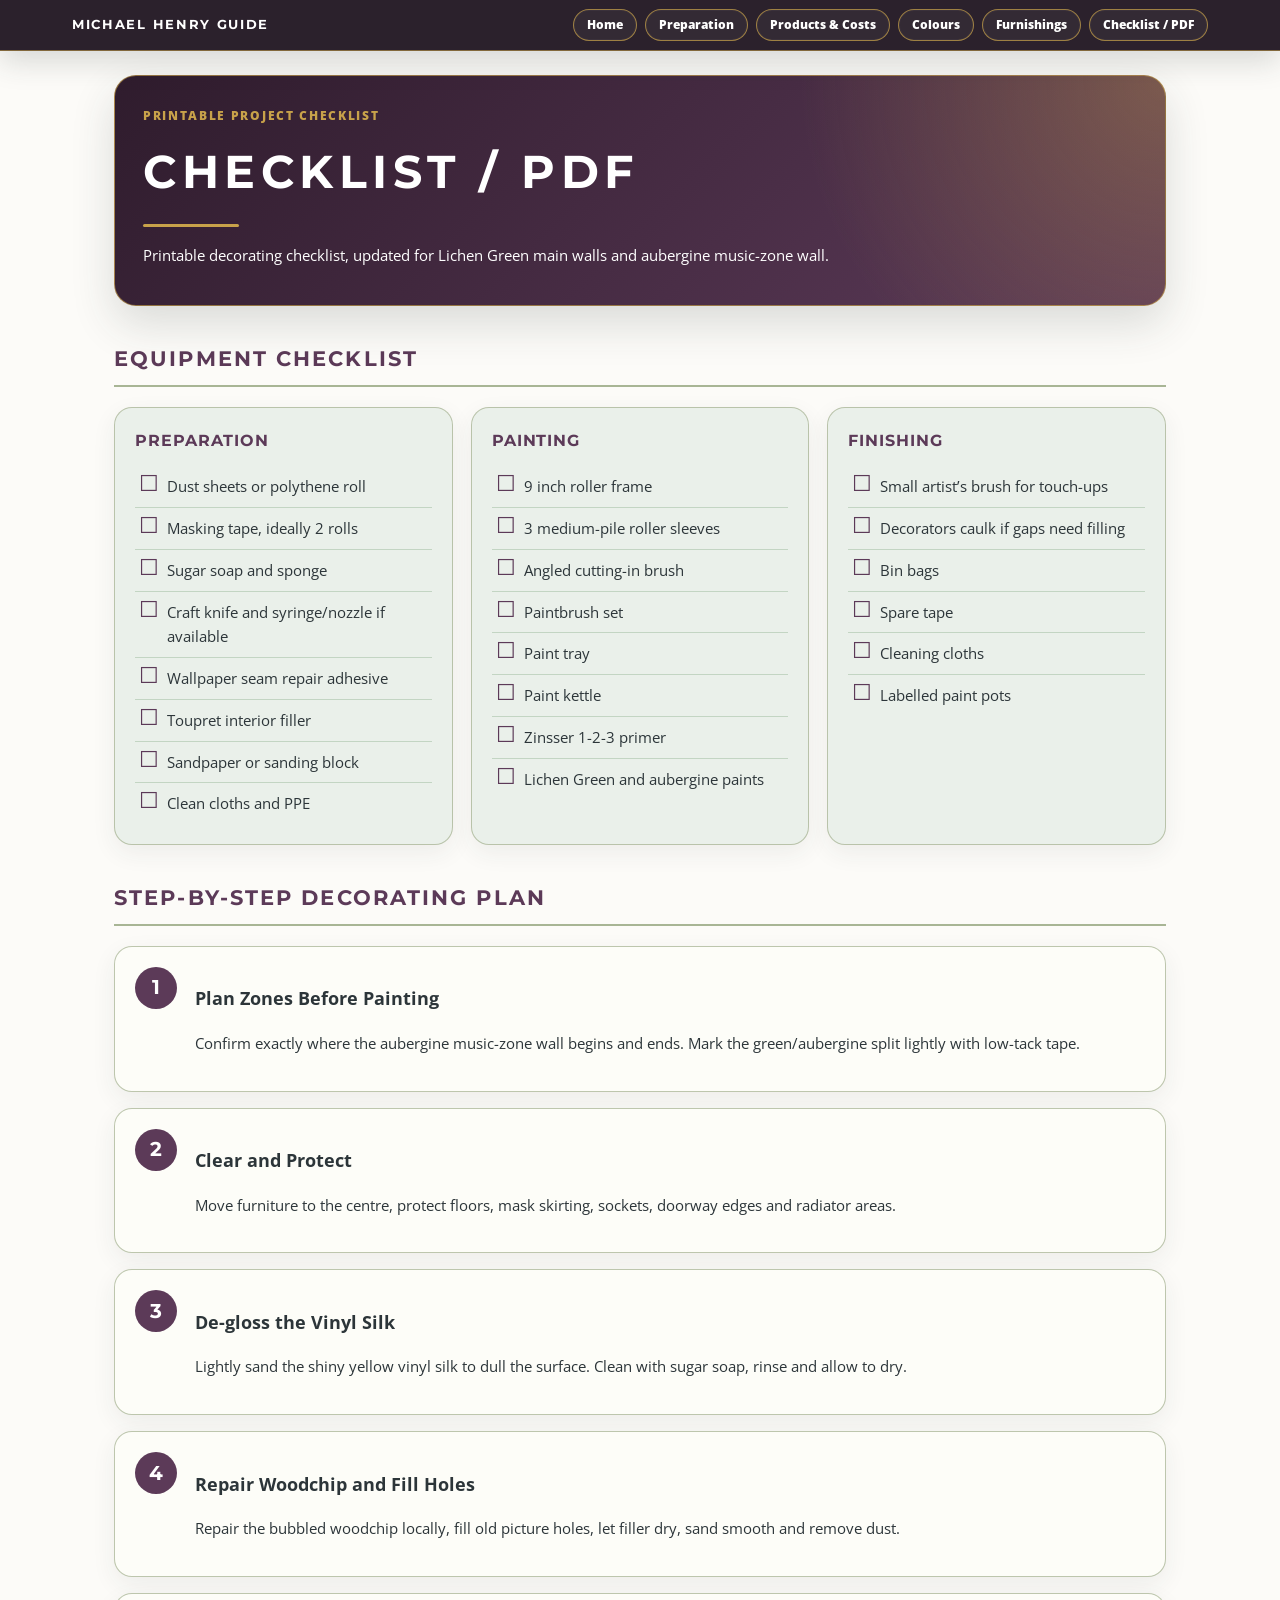
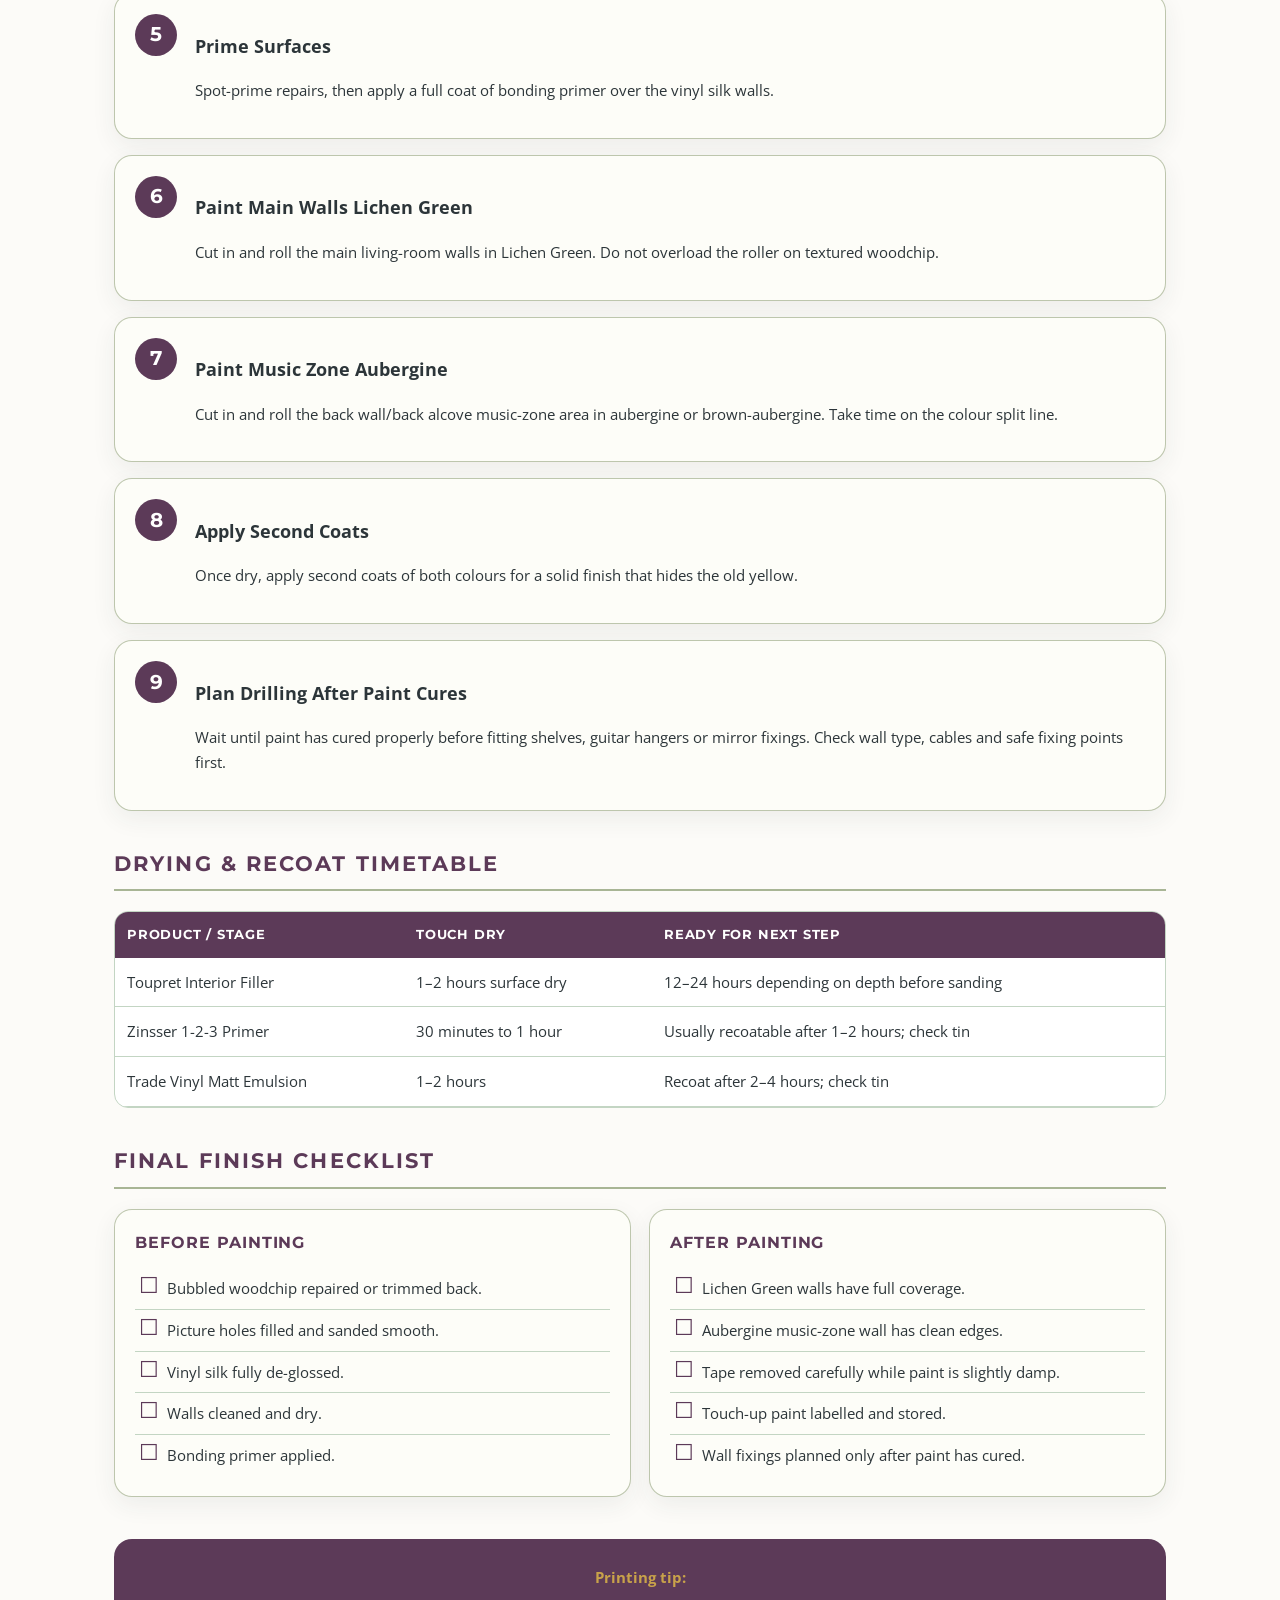
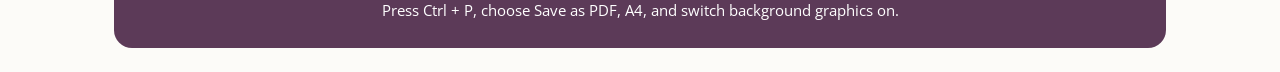
<file: checklist.html>
<!DOCTYPE html>
<html lang="en-GB">
<head>
<meta charset="UTF-8">
<meta name="viewport" content="width=device-width, initial-scale=1.0">
<title>Checklist | Michael Henry Decorating Guide</title>
<link href="https://fonts.googleapis.com/css2?family=Montserrat:wght@600;700&family=Open+Sans:wght@400;600;700&display=swap" rel="stylesheet">
<link rel="stylesheet" href="styles.css?v=20260907-0110">
</head>
<body>
<nav class="site-nav"><div class="nav-inner"><a class="brand" href="index.html">Michael Henry Guide</a><div class="nav-links"><a href="index.html">Home</a><a href="preparation.html">Preparation</a><a href="products.html">Products &amp; Costs</a><a href="colours.html">Colours</a><a href="furnishings.html">Furnishings</a><a href="checklist.html">Checklist / PDF</a></div></div></nav>
<main class="guide">
<header class="header chic-header"><p class="eyebrow">Printable project checklist</p><h1>Checklist / PDF</h1><div class="gold-rule"></div><p>Printable decorating checklist, updated for Lichen Green main walls and aubergine music-zone wall.</p></header>
<section class="section"><h2>Equipment Checklist</h2><div class="grid-3"><div class="card green"><h3>Preparation</h3><ul class="checklist"><li>Dust sheets or polythene roll</li><li>Masking tape, ideally 2 rolls</li><li>Sugar soap and sponge</li><li>Craft knife and syringe/nozzle if available</li><li>Wallpaper seam repair adhesive</li><li>Toupret interior filler</li><li>Sandpaper or sanding block</li><li>Clean cloths and PPE</li></ul></div><div class="card green"><h3>Painting</h3><ul class="checklist"><li>9 inch roller frame</li><li>3 medium-pile roller sleeves</li><li>Angled cutting-in brush</li><li>Paintbrush set</li><li>Paint tray</li><li>Paint kettle</li><li>Zinsser 1-2-3 primer</li><li>Lichen Green and aubergine paints</li></ul></div><div class="card green"><h3>Finishing</h3><ul class="checklist"><li>Small artist’s brush for touch-ups</li><li>Decorators caulk if gaps need filling</li><li>Bin bags</li><li>Spare tape</li><li>Cleaning cloths</li><li>Labelled paint pots</li></ul></div></div></section>
<section class="section"><h2>Step-by-Step Decorating Plan</h2><div class="step-card"><div class="step-number">1</div><div><h3>Plan Zones Before Painting</h3><p>Confirm exactly where the aubergine music-zone wall begins and ends. Mark the green/aubergine split lightly with low-tack tape.</p></div></div><div class="step-card"><div class="step-number">2</div><div><h3>Clear and Protect</h3><p>Move furniture to the centre, protect floors, mask skirting, sockets, doorway edges and radiator areas.</p></div></div><div class="step-card"><div class="step-number">3</div><div><h3>De-gloss the Vinyl Silk</h3><p>Lightly sand the shiny yellow vinyl silk to dull the surface. Clean with sugar soap, rinse and allow to dry.</p></div></div><div class="step-card"><div class="step-number">4</div><div><h3>Repair Woodchip and Fill Holes</h3><p>Repair the bubbled woodchip locally, fill old picture holes, let filler dry, sand smooth and remove dust.</p></div></div><div class="step-card"><div class="step-number">5</div><div><h3>Prime Surfaces</h3><p>Spot-prime repairs, then apply a full coat of bonding primer over the vinyl silk walls.</p></div></div><div class="step-card"><div class="step-number">6</div><div><h3>Paint Main Walls Lichen Green</h3><p>Cut in and roll the main living-room walls in Lichen Green. Do not overload the roller on textured woodchip.</p></div></div><div class="step-card"><div class="step-number">7</div><div><h3>Paint Music Zone Aubergine</h3><p>Cut in and roll the back wall/back alcove music-zone area in aubergine or brown-aubergine. Take time on the colour split line.</p></div></div><div class="step-card"><div class="step-number">8</div><div><h3>Apply Second Coats</h3><p>Once dry, apply second coats of both colours for a solid finish that hides the old yellow.</p></div></div><div class="step-card"><div class="step-number">9</div><div><h3>Plan Drilling After Paint Cures</h3><p>Wait until paint has cured properly before fitting shelves, guitar hangers or mirror fixings. Check wall type, cables and safe fixing points first.</p></div></div></section>
<section class="section"><h2>Drying &amp; Recoat Timetable</h2><div class="table-container"><table><thead><tr><th>Product / Stage</th><th>Touch Dry</th><th>Ready for Next Step</th></tr></thead><tbody><tr><td data-label="Stage">Toupret Interior Filler</td><td data-label="Touch Dry">1–2 hours surface dry</td><td data-label="Ready">12–24 hours depending on depth before sanding</td></tr><tr><td data-label="Stage">Zinsser 1-2-3 Primer</td><td data-label="Touch Dry">30 minutes to 1 hour</td><td data-label="Ready">Usually recoatable after 1–2 hours; check tin</td></tr><tr><td data-label="Stage">Trade Vinyl Matt Emulsion</td><td data-label="Touch Dry">1–2 hours</td><td data-label="Ready">Recoat after 2–4 hours; check tin</td></tr></tbody></table></div></section>
<section class="section"><h2>Final Finish Checklist</h2><div class="grid"><div class="card"><h3>Before Painting</h3><ul class="checklist"><li>Bubbled woodchip repaired or trimmed back.</li><li>Picture holes filled and sanded smooth.</li><li>Vinyl silk fully de-glossed.</li><li>Walls cleaned and dry.</li><li>Bonding primer applied.</li></ul></div><div class="card"><h3>After Painting</h3><ul class="checklist"><li>Lichen Green walls have full coverage.</li><li>Aubergine music-zone wall has clean edges.</li><li>Tape removed carefully while paint is slightly damp.</li><li>Touch-up paint labelled and stored.</li><li>Wall fixings planned only after paint has cured.</li></ul></div></div></section>
<footer class="footer"><strong>Printing tip:</strong> Press Ctrl + P, choose Save as PDF, A4, and switch background graphics on.</footer>
</main>
</body>
</html>
</file>
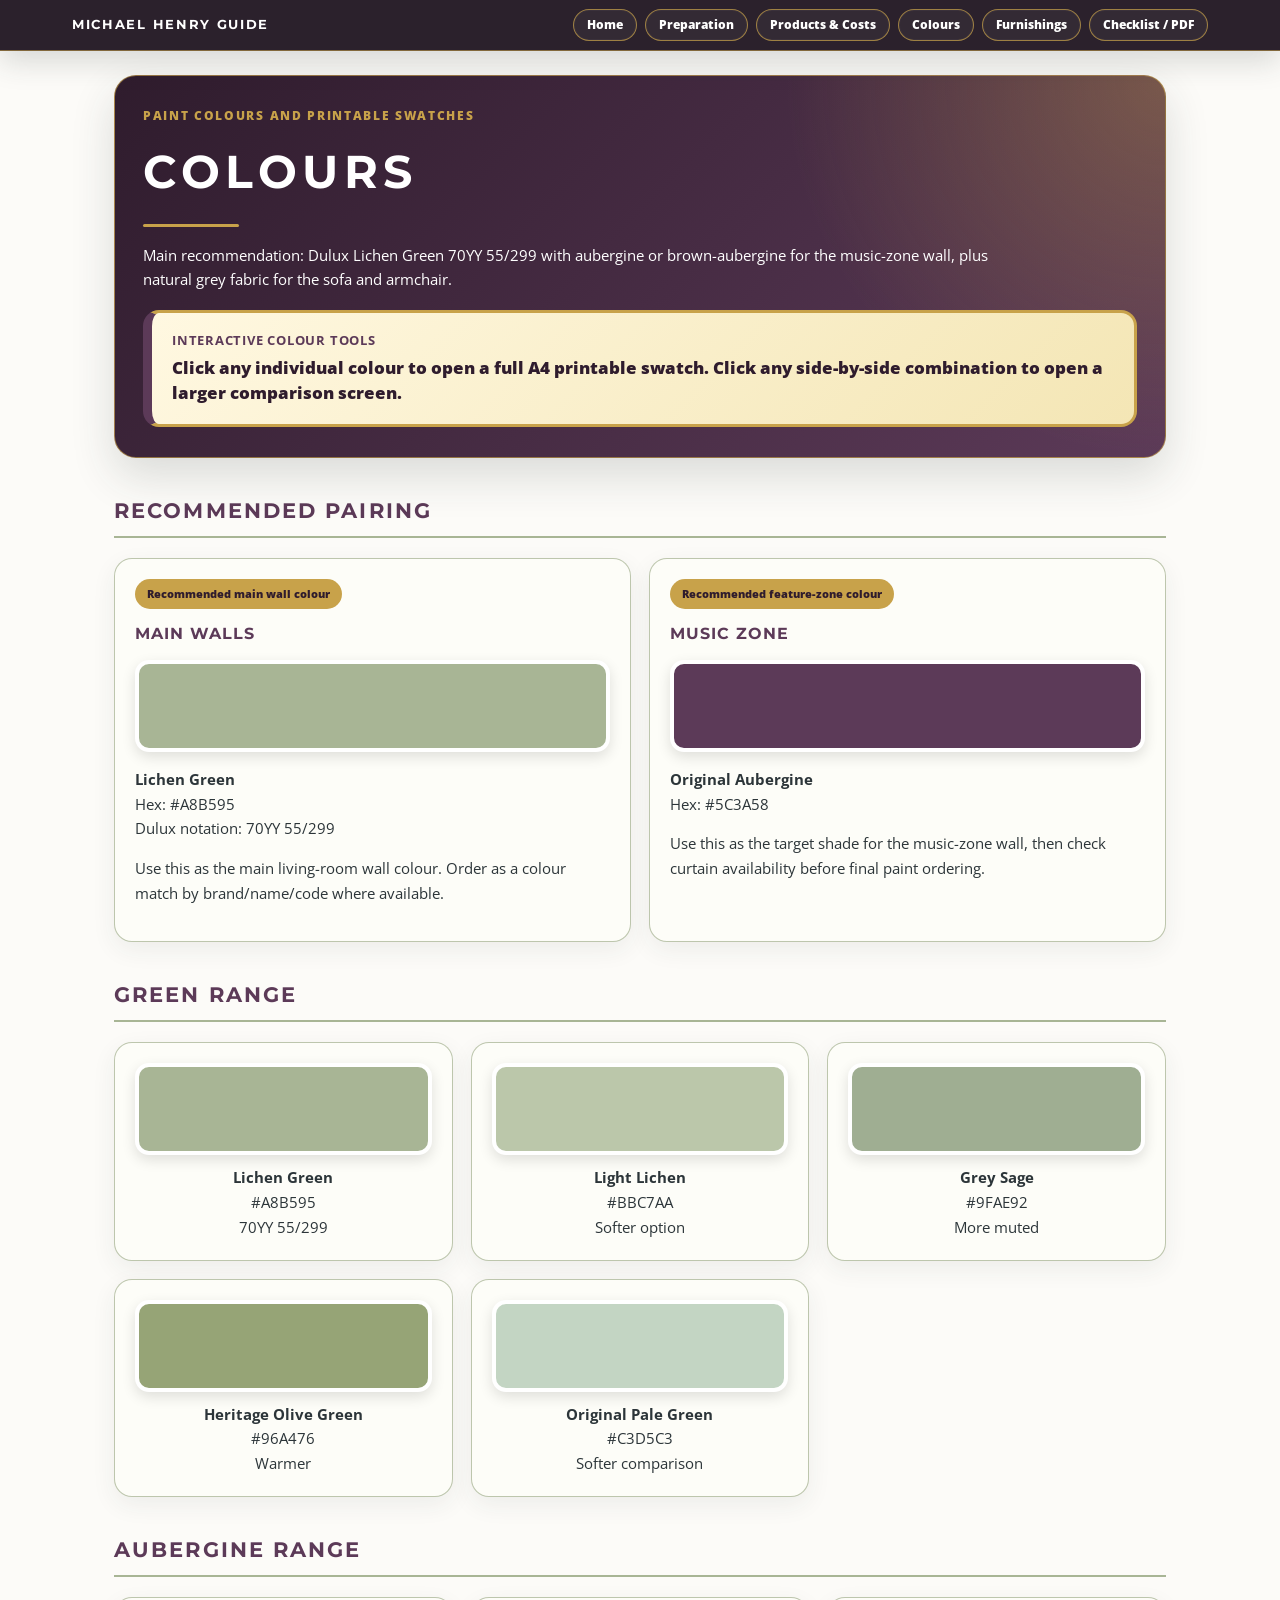
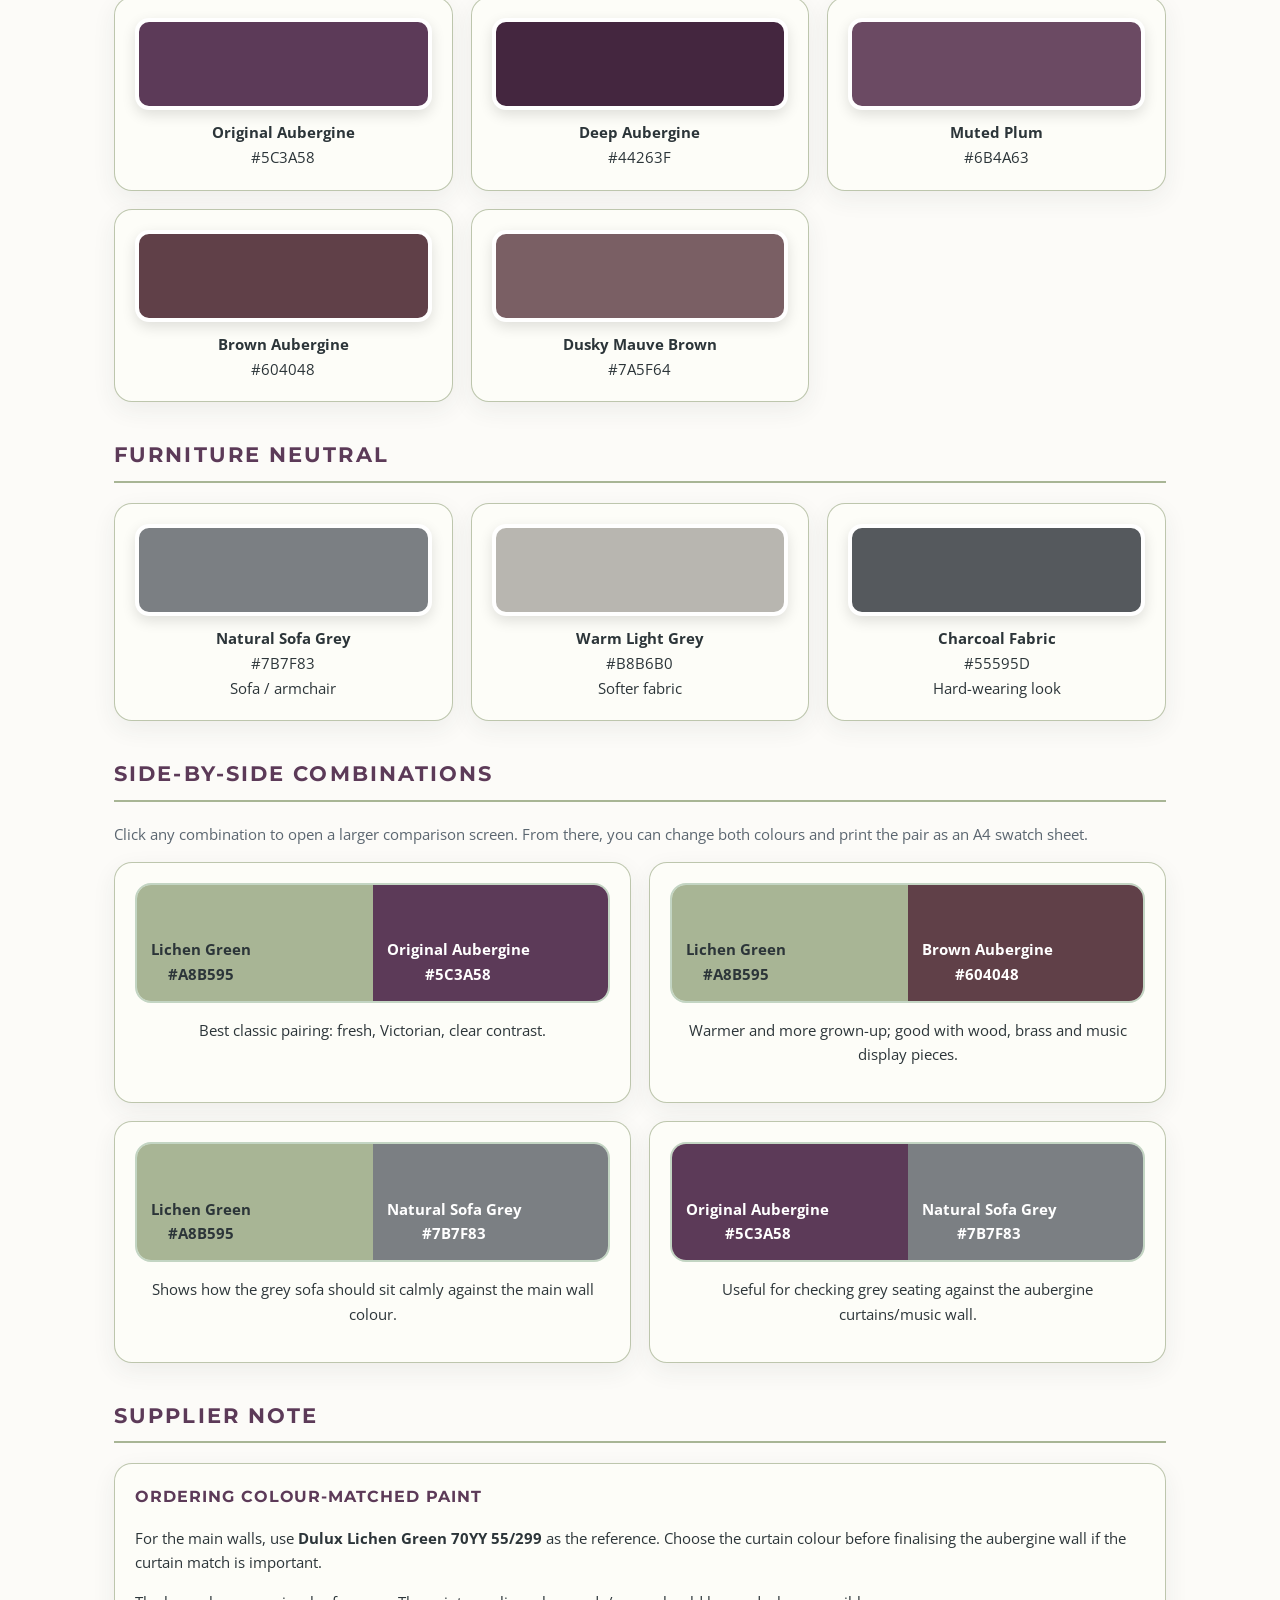
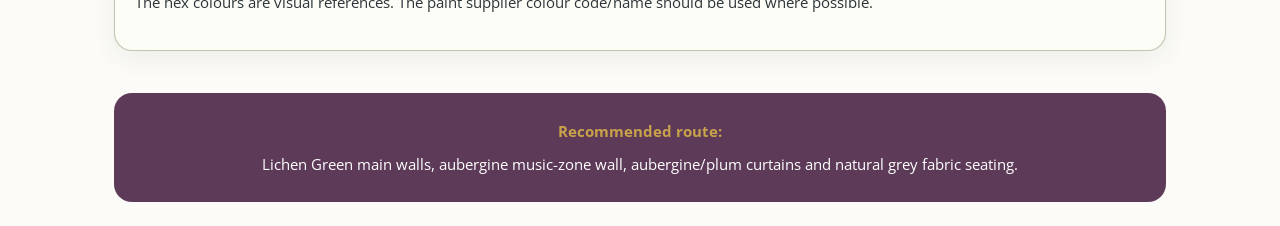
<file: colours.html>
<!DOCTYPE html>
<html lang="en-GB">
<head>
<meta charset="UTF-8">
<meta name="viewport" content="width=device-width, initial-scale=1.0">
<title>Colours | Michael Henry Decorating Guide</title>
<link href="https://fonts.googleapis.com/css2?family=Montserrat:wght@600;700&family=Open+Sans:wght@400;600;700&display=swap" rel="stylesheet">
<link rel="stylesheet" href="styles.css?v=20260907-0110">
</head>
<body>
<nav class="site-nav"><div class="nav-inner"><a class="brand" href="index.html">Michael Henry Guide</a><div class="nav-links"><a href="index.html">Home</a><a href="preparation.html">Preparation</a><a href="products.html">Products &amp; Costs</a><a href="colours.html">Colours</a><a href="furnishings.html">Furnishings</a><a href="checklist.html">Checklist / PDF</a></div></div></nav>
<main class="guide">
<header class="header chic-header"><p class="eyebrow">Paint colours and printable swatches</p><h1>Colours</h1><div class="gold-rule"></div><p>Main recommendation: Dulux Lichen Green 70YY 55/299 with aubergine or brown-aubergine for the music-zone wall, plus natural grey fabric for the sofa and armchair.</p><div class="colour-instruction-banner"><span>Interactive colour tools</span>Click any individual colour to open a full A4 printable swatch. Click any side-by-side combination to open a larger comparison screen.</div></header>
<section class="section"><h2>Recommended Pairing</h2><div class="grid"><div class="card"><span class="recommended-badge">Recommended main wall colour</span><h3>Main Walls</h3><div class="swatch-colour" style="background:#A8B595;" onclick="openSingleSwatch('Lichen Green', '#A8B595', 'Dulux 70YY 55/299', 'Recommended for the main living-room walls.')"></div><p><strong>Lichen Green</strong><br>Hex: #A8B595<br>Dulux notation: 70YY 55/299</p><p>Use this as the main living-room wall colour. Order as a colour match by brand/name/code where available.</p></div><div class="card"><span class="recommended-badge">Recommended feature-zone colour</span><h3>Music Zone</h3><div class="swatch-colour" style="background:#5C3A58;" onclick="openSingleSwatch('Original Aubergine', '#5C3A58', 'Visual colour reference', 'Recommended for the back wall/back alcove music-zone feature area.')"></div><p><strong>Original Aubergine</strong><br>Hex: #5C3A58</p><p>Use this as the target shade for the music-zone wall, then check curtain availability before final paint ordering.</p></div></div></section>
<section class="section"><h2>Green Range</h2><div class="swatch-grid"><div class="swatch-card" onclick="openSingleSwatch('Lichen Green', '#A8B595', 'Dulux 70YY 55/299', 'Best main-wall choice Michael liked.')"><div class="swatch-colour" style="background:#A8B595;"></div><strong>Lichen Green</strong><br>#A8B595<br>70YY 55/299</div><div class="swatch-card" onclick="openSingleSwatch('Light Lichen', '#BBC7AA', 'Visual reference', 'Softer, lighter option around the Lichen Green family.')"><div class="swatch-colour" style="background:#BBC7AA;"></div><strong>Light Lichen</strong><br>#BBC7AA<br>Softer option</div><div class="swatch-card" onclick="openSingleSwatch('Grey Sage', '#9FAE92', 'Visual reference', 'Slightly greyer, calmer sage option.')"><div class="swatch-colour" style="background:#9FAE92;"></div><strong>Grey Sage</strong><br>#9FAE92<br>More muted</div><div class="swatch-card" onclick="openSingleSwatch('Heritage Olive Green', '#96A476', 'Visual reference', 'Warmer muted heritage green option.')"><div class="swatch-colour" style="background:#96A476;"></div><strong>Heritage Olive Green</strong><br>#96A476<br>Warmer</div><div class="swatch-card" onclick="openSingleSwatch('Original Pale Green', '#C3D5C3', 'Original guide colour', 'Softer comparison option from the earlier guide.')"><div class="swatch-colour" style="background:#C3D5C3;"></div><strong>Original Pale Green</strong><br>#C3D5C3<br>Softer comparison</div></div></section>
<section class="section"><h2>Aubergine Range</h2><div class="swatch-grid"><div class="swatch-card" onclick="openSingleSwatch('Original Aubergine', '#5C3A58', 'Visual colour reference', 'Classic aubergine for the music-zone feature wall.')"><div class="swatch-colour" style="background:#5C3A58;"></div><strong>Original Aubergine</strong><br>#5C3A58</div><div class="swatch-card" onclick="openSingleSwatch('Deep Aubergine', '#44263F', 'Visual colour reference', 'Darker and moodier aubergine option.')"><div class="swatch-colour" style="background:#44263F;"></div><strong>Deep Aubergine</strong><br>#44263F</div><div class="swatch-card" onclick="openSingleSwatch('Muted Plum', '#6B4A63', 'Visual colour reference', 'Softer plum option with less depth.')"><div class="swatch-colour" style="background:#6B4A63;"></div><strong>Muted Plum</strong><br>#6B4A63</div><div class="swatch-card" onclick="openSingleSwatch('Brown Aubergine', '#604048', 'Visual colour reference', 'Warmer brown-purple option for a cosier music zone.')"><div class="swatch-colour" style="background:#604048;"></div><strong>Brown Aubergine</strong><br>#604048</div><div class="swatch-card" onclick="openSingleSwatch('Dusky Mauve Brown', '#7A5F64', 'Visual colour reference', 'Softer dusky mauve-brown alternative.')"><div class="swatch-colour" style="background:#7A5F64;"></div><strong>Dusky Mauve Brown</strong><br>#7A5F64</div></div></section>
<section class="section"><h2>Furniture Neutral</h2><div class="swatch-grid"><div class="swatch-card" onclick="openSingleSwatch('Natural Sofa Grey', '#7B7F83', 'Fabric reference', 'Suggested grey fabric direction for the compact sofa and armchair.')"><div class="swatch-colour" style="background:#7B7F83;"></div><strong>Natural Sofa Grey</strong><br>#7B7F83<br>Sofa / armchair</div><div class="swatch-card" onclick="openSingleSwatch('Warm Light Grey', '#B8B6B0', 'Fabric reference', 'Lighter grey option for a softer, smaller-looking seating area.')"><div class="swatch-colour" style="background:#B8B6B0;"></div><strong>Warm Light Grey</strong><br>#B8B6B0<br>Softer fabric</div><div class="swatch-card" onclick="openSingleSwatch('Charcoal Fabric', '#55595D', 'Fabric reference', 'Darker grey option if the sofa needs to hide wear better.')"><div class="swatch-colour" style="background:#55595D;"></div><strong>Charcoal Fabric</strong><br>#55595D<br>Hard-wearing look</div></div></section>
<section class="section"><h2>Side-by-Side Combinations</h2><p style="color:var(--soft-grey);">Click any combination to open a larger comparison screen. From there, you can change both colours and print the pair as an A4 swatch sheet.</p><div class="grid"><div class="card combo-card" onclick="openComboModal('#A8B595', '#5C3A58')"><div class="combo"><div class="light-text" style="background:#A8B595;">Lichen Green<br>#A8B595</div><div style="background:#5C3A58;">Original Aubergine<br>#5C3A58</div></div><p>Best classic pairing: fresh, Victorian, clear contrast.</p></div><div class="card combo-card" onclick="openComboModal('#A8B595', '#604048')"><div class="combo"><div class="light-text" style="background:#A8B595;">Lichen Green<br>#A8B595</div><div style="background:#604048;">Brown Aubergine<br>#604048</div></div><p>Warmer and more grown-up; good with wood, brass and music display pieces.</p></div><div class="card combo-card" onclick="openComboModal('#A8B595', '#7B7F83')"><div class="combo"><div class="light-text" style="background:#A8B595;">Lichen Green<br>#A8B595</div><div style="background:#7B7F83;">Natural Sofa Grey<br>#7B7F83</div></div><p>Shows how the grey sofa should sit calmly against the main wall colour.</p></div><div class="card combo-card" onclick="openComboModal('#5C3A58', '#7B7F83')"><div class="combo"><div style="background:#5C3A58;">Original Aubergine<br>#5C3A58</div><div style="background:#7B7F83;">Natural Sofa Grey<br>#7B7F83</div></div><p>Useful for checking grey seating against the aubergine curtains/music wall.</p></div></div></section>
<section class="section"><h2>Supplier Note</h2><div class="info-box"><h3>Ordering Colour-Matched Paint</h3><p>For the main walls, use <strong>Dulux Lichen Green 70YY 55/299</strong> as the reference. Choose the curtain colour before finalising the aubergine wall if the curtain match is important.</p><p>The hex colours are visual references. The paint supplier colour code/name should be used where possible.</p></div></section>
<footer class="footer"><strong>Recommended route:</strong> Lichen Green main walls, aubergine music-zone wall, aubergine/plum curtains and natural grey fabric seating.</footer>
</main>
<div id="singleColourModal" class="colour-modal" aria-hidden="true"><div class="modal-panel"><div class="modal-header"><h2 id="singleModalTitle">Colour Swatch</h2></div><div class="modal-body"><div id="singleSwatchPreview" class="large-swatch-preview"><div class="large-swatch-label"><h3 id="singleColourName">Colour name</h3><p id="singleColourCode">Code</p><p id="singleColourNote">Note</p></div></div></div><div class="modal-actions"><button class="modal-button" onclick="printSingleSwatch()">Print A4 colour swatch</button><button class="modal-button light" onclick="closeModal('singleColourModal')">Close</button></div></div></div>
<div id="comboModal" class="colour-modal" aria-hidden="true"><div class="modal-panel"><div class="modal-header"><h2>Side-by-Side Colour Comparison</h2></div><div class="modal-body"><div class="combo-controls"><div><label for="greenSelect">First colour</label><select id="greenSelect" onchange="updateComboPreview()"></select></div><div><label for="aubergineSelect">Second colour</label><select id="aubergineSelect" onchange="updateComboPreview()"></select></div></div><div class="combo-preview-large"><div id="comboGreenSide" class="combo-preview-side"><span id="comboGreenLabel">Colour 1</span></div><div id="comboAubergineSide" class="combo-preview-side"><span id="comboAubergineLabel">Colour 2</span></div></div></div><div class="modal-actions"><button class="modal-button" onclick="printComboSwatch()">Print A4 side-by-side swatch</button><button class="modal-button secondary" onclick="setRecommendedCombo()">Use recommended pairing</button><button class="modal-button light" onclick="closeModal('comboModal')">Close</button></div></div></div>
<script>
const allColours=[{name:"Lichen Green",hex:"#A8B595",code:"Dulux 70YY 55/299",note:"Main recommended wall colour."},{name:"Light Lichen",hex:"#BBC7AA",code:"Visual reference",note:"Softer, lighter option."},{name:"Grey Sage",hex:"#9FAE92",code:"Visual reference",note:"Slightly greyer, calmer option."},{name:"Heritage Olive Green",hex:"#96A476",code:"Visual reference",note:"Warmer muted heritage green."},{name:"Original Pale Green",hex:"#C3D5C3",code:"Original guide colour",note:"Softer comparison colour."},{name:"Original Aubergine",hex:"#5C3A58",code:"Visual reference",note:"Classic aubergine feature colour."},{name:"Deep Aubergine",hex:"#44263F",code:"Visual reference",note:"Darker and moodier aubergine."},{name:"Muted Plum",hex:"#6B4A63",code:"Visual reference",note:"Softer plum option."},{name:"Brown Aubergine",hex:"#604048",code:"Visual reference",note:"Warmer brown-purple option."},{name:"Dusky Mauve Brown",hex:"#7A5F64",code:"Visual reference",note:"Softer mauve-brown option."},{name:"Natural Sofa Grey",hex:"#7B7F83",code:"Fabric reference",note:"Suggested grey fabric direction for sofa and armchair."},{name:"Warm Light Grey",hex:"#B8B6B0",code:"Fabric reference",note:"Softer grey fabric option."},{name:"Charcoal Fabric",hex:"#55595D",code:"Fabric reference",note:"Darker grey fabric option."}];let currentSingle=allColours[0];function openSingleSwatch(name,hex,code,note){currentSingle={name,hex,code,note};document.getElementById("singleModalTitle").textContent=name+" Printable Swatch";document.getElementById("singleColourName").textContent=name;document.getElementById("singleColourCode").textContent=hex+" | "+code;document.getElementById("singleColourNote").textContent=note;document.getElementById("singleSwatchPreview").style.background=hex;openModal("singleColourModal");}function populateSelects(){const first=document.getElementById("greenSelect");const second=document.getElementById("aubergineSelect");first.innerHTML="";second.innerHTML="";allColours.forEach(colour=>{const a=document.createElement("option");a.value=colour.hex;a.textContent=colour.name+" — "+colour.hex+" — "+colour.code;first.appendChild(a);const b=a.cloneNode(true);second.appendChild(b);});}function findColour(hex){return allColours.find(colour=>colour.hex.toLowerCase()===hex.toLowerCase())||allColours[0];}function openComboModal(firstHex,secondHex){populateSelects();document.getElementById("greenSelect").value=firstHex;document.getElementById("aubergineSelect").value=secondHex;updateComboPreview();openModal("comboModal");}function updateComboPreview(){const first=findColour(document.getElementById("greenSelect").value);const second=findColour(document.getElementById("aubergineSelect").value);document.getElementById("comboGreenSide").style.background=first.hex;document.getElementById("comboAubergineSide").style.background=second.hex;document.getElementById("comboGreenLabel").innerHTML=first.name+"<br>"+first.hex+"<br>"+first.code;document.getElementById("comboAubergineLabel").innerHTML=second.name+"<br>"+second.hex+"<br>"+second.code;}function setRecommendedCombo(){document.getElementById("greenSelect").value="#A8B595";document.getElementById("aubergineSelect").value="#5C3A58";updateComboPreview();}function openModal(id){document.getElementById(id).classList.add("is-open");document.getElementById(id).setAttribute("aria-hidden","false");}function closeModal(id){document.getElementById(id).classList.remove("is-open");document.getElementById(id).setAttribute("aria-hidden","true");}function printSingleSwatch(){const html='<!DOCTYPE html><html><head><title>'+currentSingle.name+' A4 Swatch</title><style>@page{size:A4;margin:0}html,body{margin:0;width:210mm;height:297mm;font-family:Arial,sans-serif}.sheet{width:210mm;height:297mm;background:'+currentSingle.hex+';display:flex;align-items:end;box-sizing:border-box;padding:18mm}.label{background:rgba(255,255,255,.9);color:#222;padding:10mm;border-radius:8mm;max-width:150mm}h1{margin:0 0 4mm;font-size:24pt}p{margin:2mm 0;font-size:13pt}</style></head><body><div class="sheet"><div class="label"><h1>'+currentSingle.name+'</h1><p><strong>Hex:</strong> '+currentSingle.hex+'</p><p><strong>Reference:</strong> '+currentSingle.code+'</p><p>'+currentSingle.note+'</p></div></div><script>window.onload=function(){window.print();}<\/script></body></html>';const w=window.open("","_blank","width=900,height=900");w.document.open();w.document.write(html);w.document.close();}function printComboSwatch(){const first=findColour(document.getElementById("greenSelect").value);const second=findColour(document.getElementById("aubergineSelect").value);const html='<!DOCTYPE html><html><head><title>Colour Combination</title><style>@page{size:A4;margin:0}html,body{margin:0;width:210mm;height:297mm;font-family:Arial,sans-serif}.sheet{width:210mm;height:297mm;display:grid;grid-template-columns:1fr 1fr}.side{display:flex;align-items:end;box-sizing:border-box;padding:14mm}.label{background:rgba(255,255,255,.9);color:#222;padding:8mm;border-radius:7mm}h1{margin:0 0 4mm;font-size:20pt}p{margin:2mm 0;font-size:12pt}</style></head><body><div class="sheet"><div class="side" style="background:'+first.hex+'"><div class="label"><h1>'+first.name+'</h1><p>'+first.hex+'</p><p>'+first.code+'</p></div></div><div class="side" style="background:'+second.hex+'"><div class="label"><h1>'+second.name+'</h1><p>'+second.hex+'</p><p>'+second.code+'</p></div></div></div><script>window.onload=function(){window.print();}<\/script></body></html>';const w=window.open("","_blank","width=900,height=900");w.document.open();w.document.write(html);w.document.close();}document.addEventListener("keydown",function(event){if(event.key==="Escape"){closeModal("singleColourModal");closeModal("comboModal");}});document.getElementById("singleColourModal").addEventListener("click",function(event){if(event.target===this)closeModal("singleColourModal");});document.getElementById("comboModal").addEventListener("click",function(event){if(event.target===this)closeModal("comboModal");});
</script>
</body>
</html>
</file>
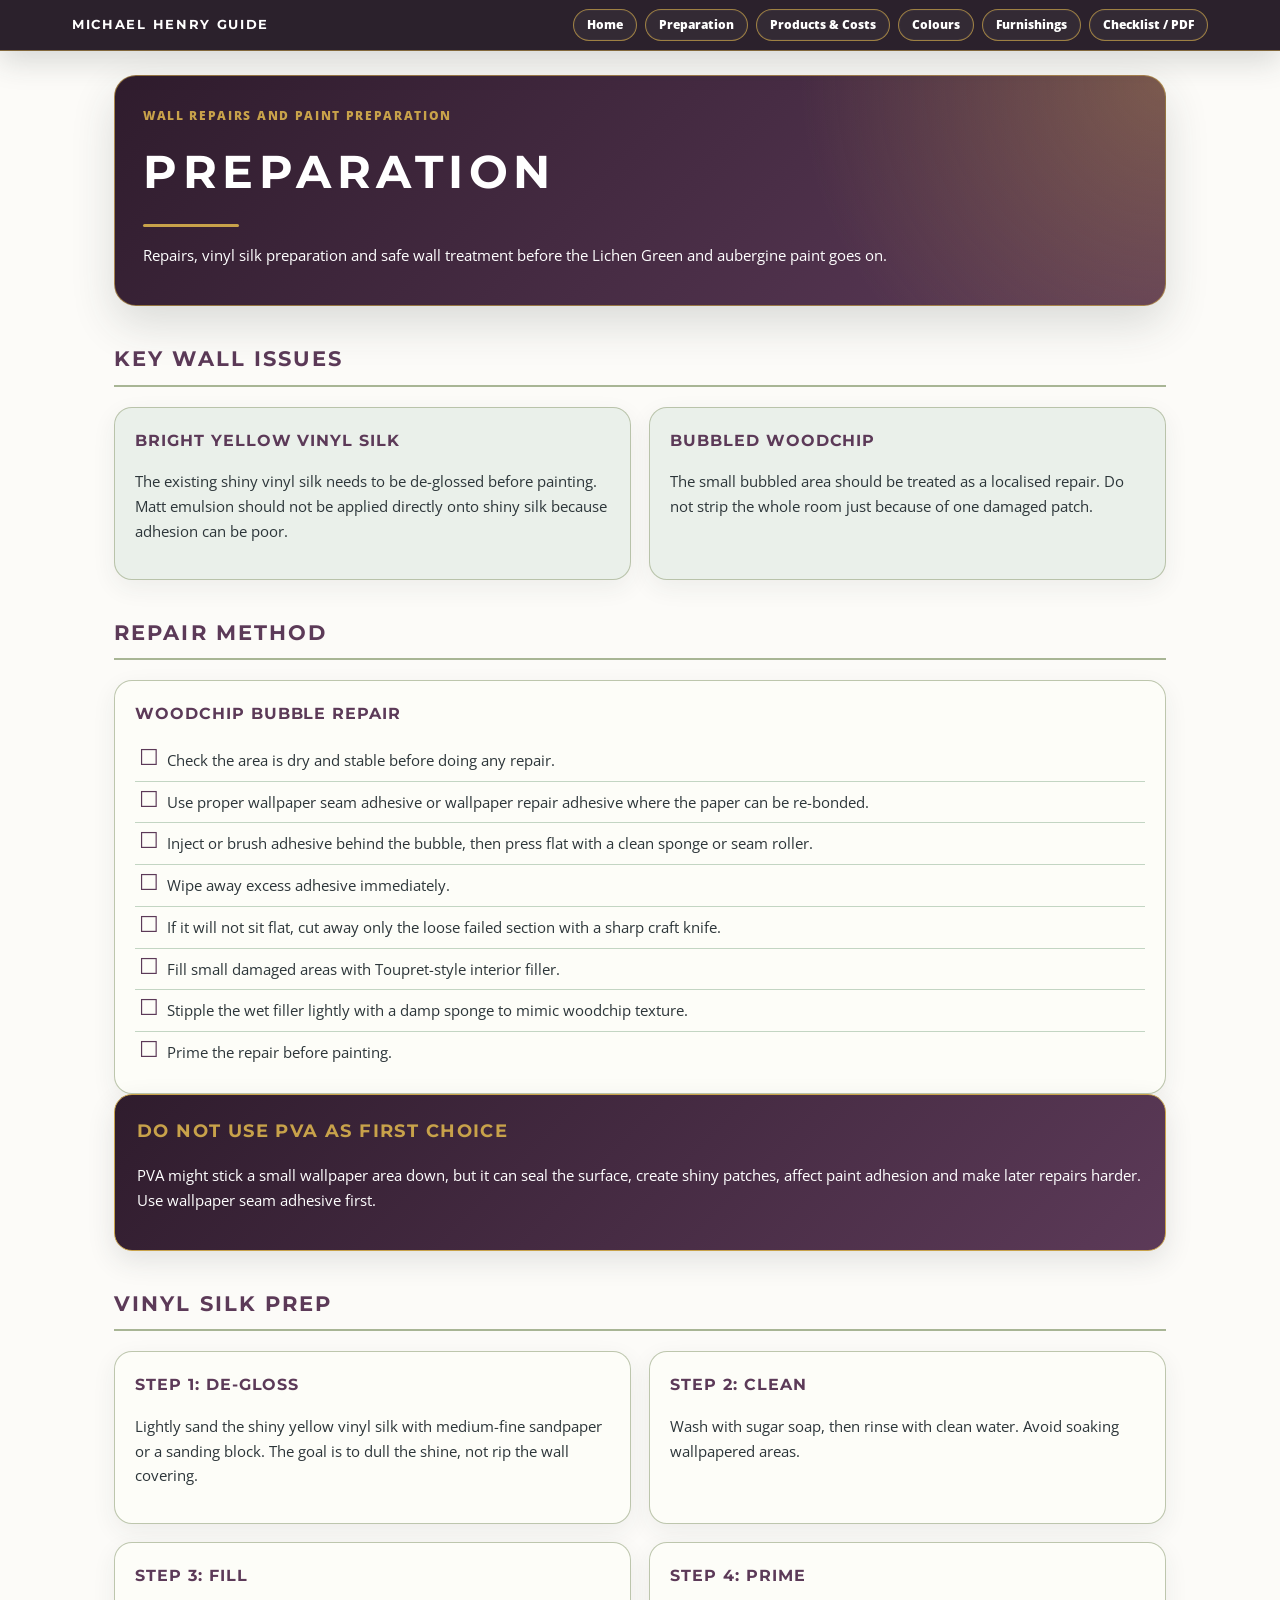
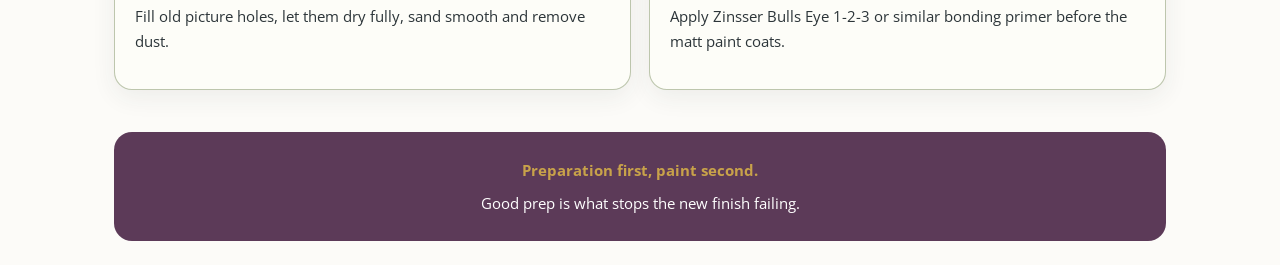
<file: preparation.html>
<!DOCTYPE html>
<html lang="en-GB">
<head>
<meta charset="UTF-8">
<meta name="viewport" content="width=device-width, initial-scale=1.0">
<title>Preparation | Michael Henry Decorating Guide</title>
<link href="https://fonts.googleapis.com/css2?family=Montserrat:wght@600;700&family=Open+Sans:wght@400;600;700&display=swap" rel="stylesheet">
<link rel="stylesheet" href="styles.css?v=20260907-0110">
</head>
<body>
<nav class="site-nav"><div class="nav-inner"><a class="brand" href="index.html">Michael Henry Guide</a><div class="nav-links"><a href="index.html">Home</a><a href="preparation.html">Preparation</a><a href="products.html">Products &amp; Costs</a><a href="colours.html">Colours</a><a href="furnishings.html">Furnishings</a><a href="checklist.html">Checklist / PDF</a></div></div></nav>
<main class="guide">
<header class="header chic-header">
  <p class="eyebrow">Wall repairs and paint preparation</p>
  <h1>Preparation</h1>
  <div class="gold-rule"></div>
  <p>Repairs, vinyl silk preparation and safe wall treatment before the Lichen Green and aubergine paint goes on.</p>
</header>
<section class="section"><h2>Key Wall Issues</h2><div class="grid"><div class="card green"><h3>Bright Yellow Vinyl Silk</h3><p>The existing shiny vinyl silk needs to be de-glossed before painting. Matt emulsion should not be applied directly onto shiny silk because adhesion can be poor.</p></div><div class="card green"><h3>Bubbled Woodchip</h3><p>The small bubbled area should be treated as a localised repair. Do not strip the whole room just because of one damaged patch.</p></div></div></section>
<section class="section"><h2>Repair Method</h2><div class="info-box"><h3>Woodchip Bubble Repair</h3><ul class="checklist"><li>Check the area is dry and stable before doing any repair.</li><li>Use proper wallpaper seam adhesive or wallpaper repair adhesive where the paper can be re-bonded.</li><li>Inject or brush adhesive behind the bubble, then press flat with a clean sponge or seam roller.</li><li>Wipe away excess adhesive immediately.</li><li>If it will not sit flat, cut away only the loose failed section with a sharp craft knife.</li><li>Fill small damaged areas with Toupret-style interior filler.</li><li>Stipple the wet filler lightly with a damp sponge to mimic woodchip texture.</li><li>Prime the repair before painting.</li></ul></div><div class="warning-box"><h3>Do Not Use PVA As First Choice</h3><p>PVA might stick a small wallpaper area down, but it can seal the surface, create shiny patches, affect paint adhesion and make later repairs harder. Use wallpaper seam adhesive first.</p></div></section>
<section class="section"><h2>Vinyl Silk Prep</h2><div class="grid"><div class="card"><h3>Step 1: De-gloss</h3><p>Lightly sand the shiny yellow vinyl silk with medium-fine sandpaper or a sanding block. The goal is to dull the shine, not rip the wall covering.</p></div><div class="card"><h3>Step 2: Clean</h3><p>Wash with sugar soap, then rinse with clean water. Avoid soaking wallpapered areas.</p></div><div class="card"><h3>Step 3: Fill</h3><p>Fill old picture holes, let them dry fully, sand smooth and remove dust.</p></div><div class="card"><h3>Step 4: Prime</h3><p>Apply Zinsser Bulls Eye 1-2-3 or similar bonding primer before the matt paint coats.</p></div></div></section>
<footer class="footer"><strong>Preparation first, paint second.</strong> Good prep is what stops the new finish failing.</footer>
</main>
</body>
</html>
</file>
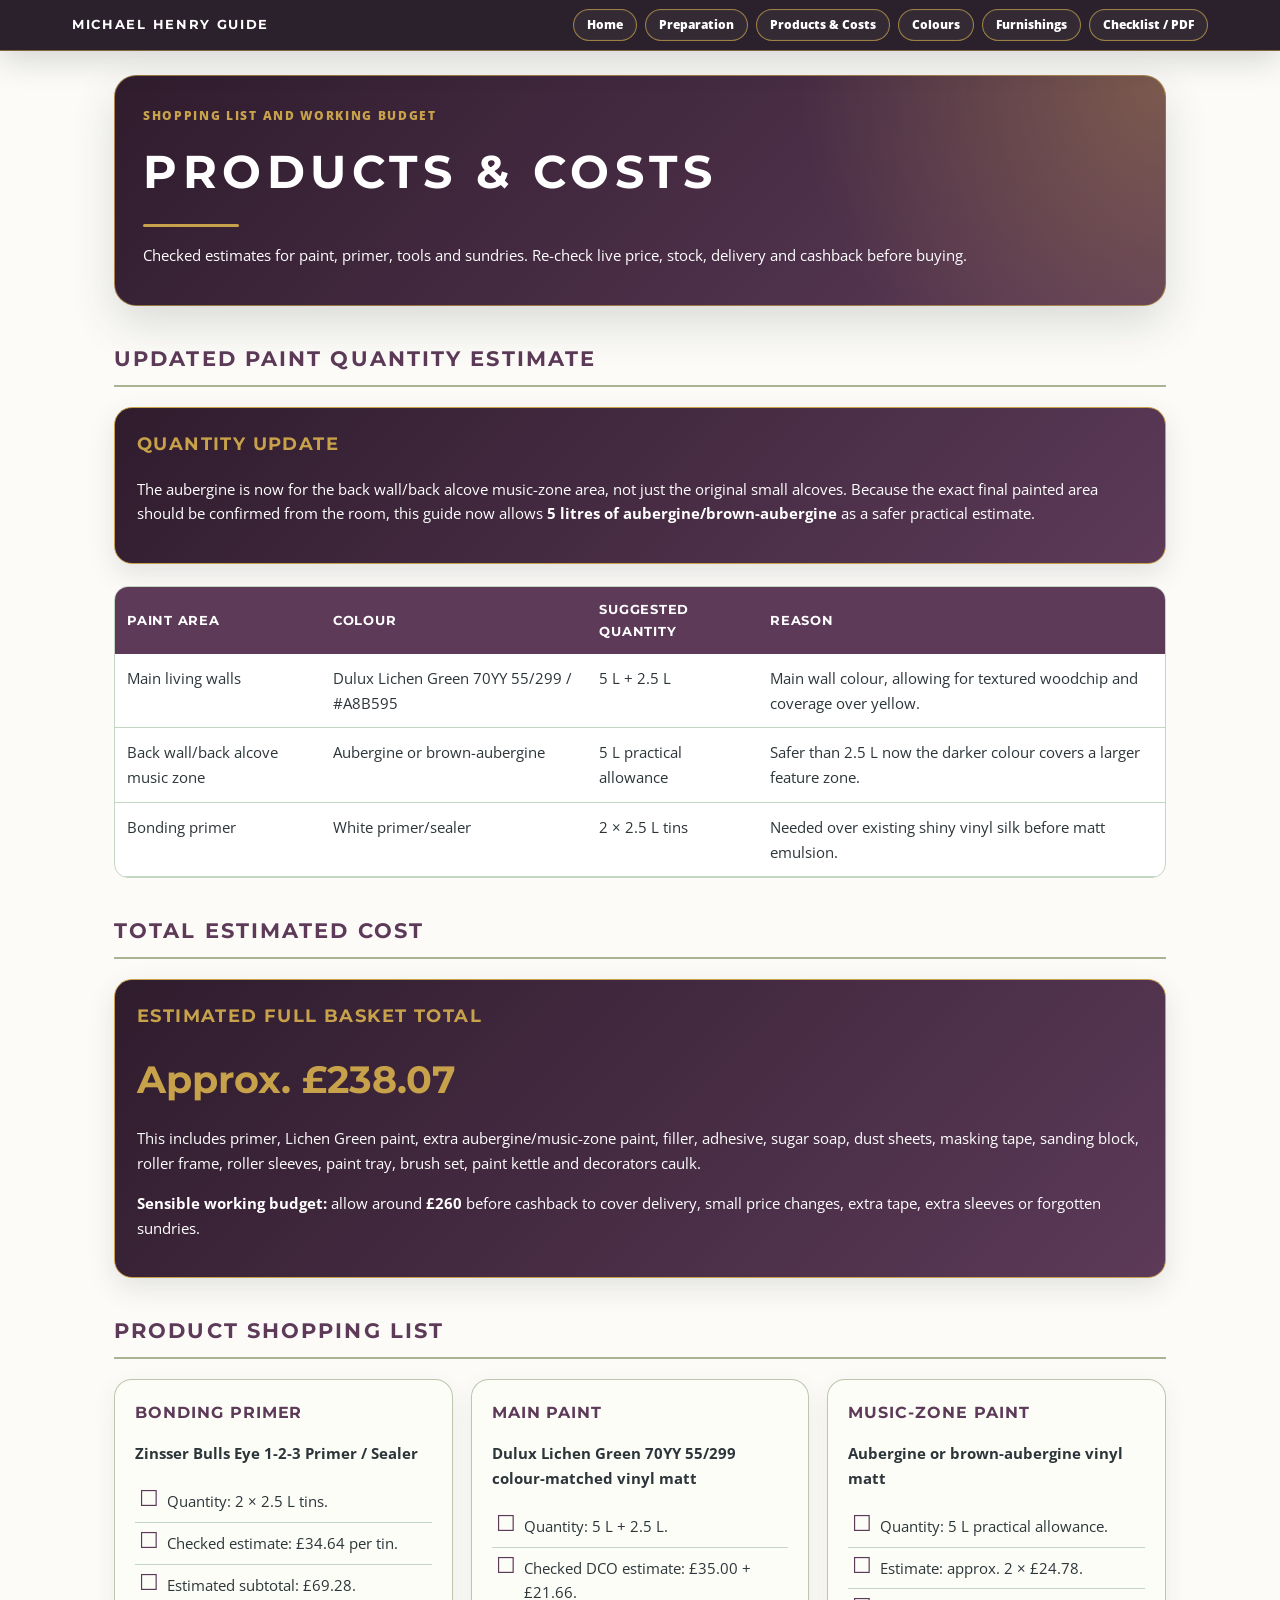
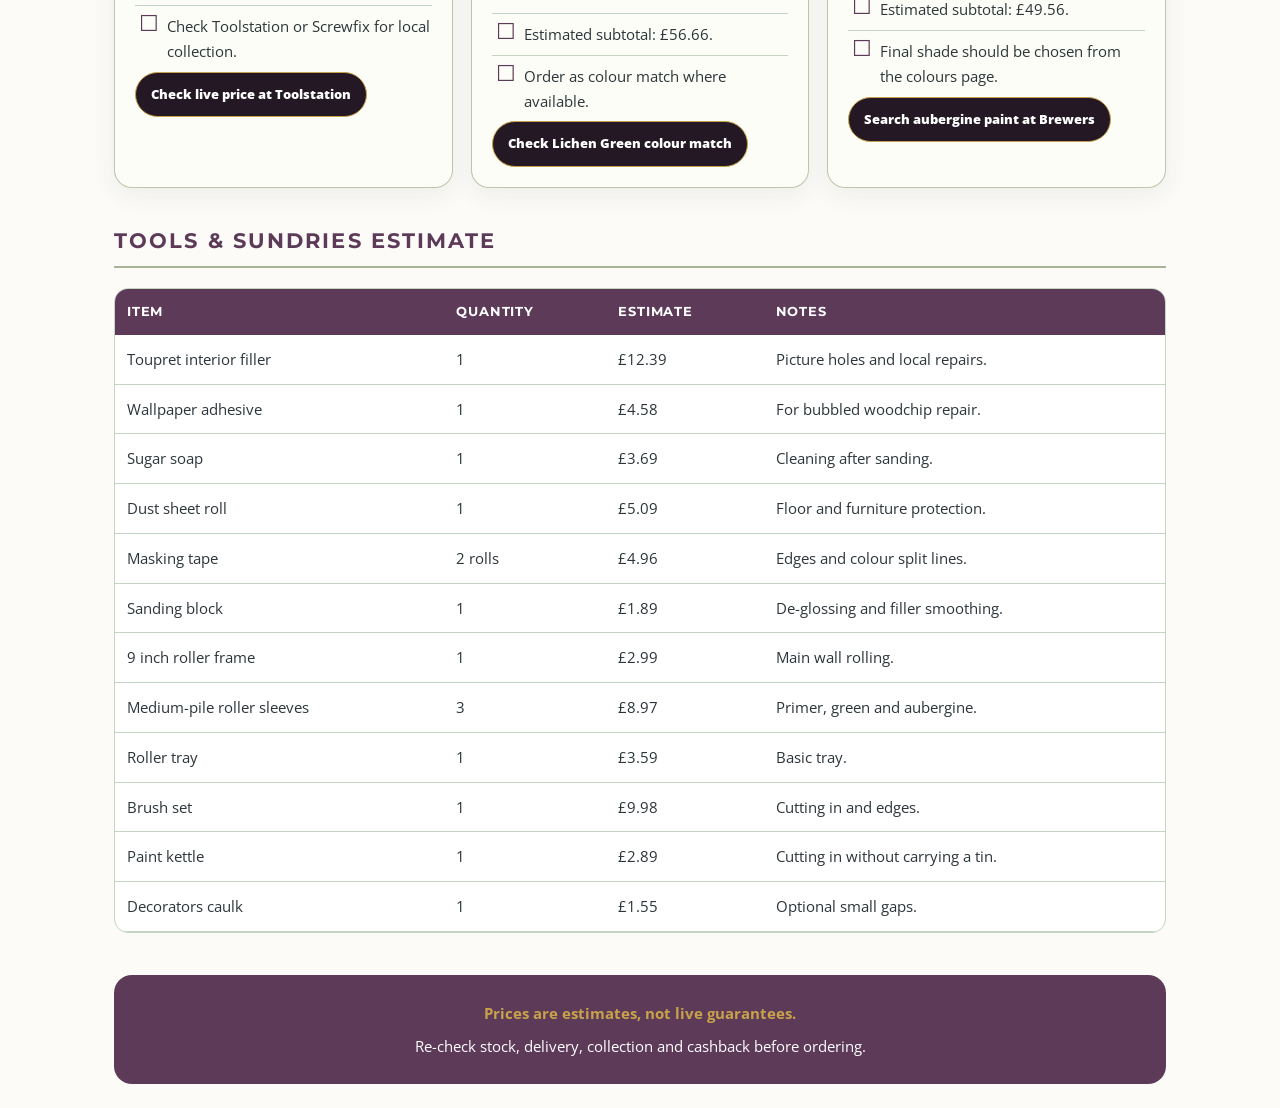
<file: products.html>
<!DOCTYPE html>
<html lang="en-GB">
<head>
<meta charset="UTF-8">
<meta name="viewport" content="width=device-width, initial-scale=1.0">
<title>Products & Costs | Michael Henry Decorating Guide</title>
<link href="https://fonts.googleapis.com/css2?family=Montserrat:wght@600;700&family=Open+Sans:wght@400;600;700&display=swap" rel="stylesheet">
<link rel="stylesheet" href="styles.css?v=20260907-0110">
</head>
<body>
<nav class="site-nav"><div class="nav-inner"><a class="brand" href="index.html">Michael Henry Guide</a><div class="nav-links"><a href="index.html">Home</a><a href="preparation.html">Preparation</a><a href="products.html">Products &amp; Costs</a><a href="colours.html">Colours</a><a href="furnishings.html">Furnishings</a><a href="checklist.html">Checklist / PDF</a></div></div></nav>
<main class="guide">
<header class="header chic-header"><p class="eyebrow">Shopping list and working budget</p><h1>Products &amp; Costs</h1><div class="gold-rule"></div><p>Checked estimates for paint, primer, tools and sundries. Re-check live price, stock, delivery and cashback before buying.</p></header>
<section class="section"><h2>Updated Paint Quantity Estimate</h2><div class="warning-box"><h3>Quantity Update</h3><p>The aubergine is now for the back wall/back alcove music-zone area, not just the original small alcoves. Because the exact final painted area should be confirmed from the room, this guide now allows <strong>5 litres of aubergine/brown-aubergine</strong> as a safer practical estimate.</p></div><div class="table-container"><table><thead><tr><th>Paint Area</th><th>Colour</th><th>Suggested Quantity</th><th>Reason</th></tr></thead><tbody><tr><td data-label="Paint Area">Main living walls</td><td data-label="Colour">Dulux Lichen Green 70YY 55/299 / #A8B595</td><td data-label="Quantity">5 L + 2.5 L</td><td data-label="Reason">Main wall colour, allowing for textured woodchip and coverage over yellow.</td></tr><tr><td data-label="Paint Area">Back wall/back alcove music zone</td><td data-label="Colour">Aubergine or brown-aubergine</td><td data-label="Quantity">5 L practical allowance</td><td data-label="Reason">Safer than 2.5 L now the darker colour covers a larger feature zone.</td></tr><tr><td data-label="Paint Area">Bonding primer</td><td data-label="Colour">White primer/sealer</td><td data-label="Quantity">2 × 2.5 L tins</td><td data-label="Reason">Needed over existing shiny vinyl silk before matt emulsion.</td></tr></tbody></table></div></section>
<section class="section"><h2>Total Estimated Cost</h2><div class="total-box"><h3>Estimated Full Basket Total</h3><p class="total-number">Approx. £238.07</p><p>This includes primer, Lichen Green paint, extra aubergine/music-zone paint, filler, adhesive, sugar soap, dust sheets, masking tape, sanding block, roller frame, roller sleeves, paint tray, brush set, paint kettle and decorators caulk.</p><p><strong>Sensible working budget:</strong> allow around <strong>£260</strong> before cashback to cover delivery, small price changes, extra tape, extra sleeves or forgotten sundries.</p></div></section>
<section class="section"><h2>Product Shopping List</h2><div class="grid-3"><div class="product-card"><h3>Bonding Primer</h3><p><strong>Zinsser Bulls Eye 1-2-3 Primer / Sealer</strong></p><ul class="checklist"><li>Quantity: 2 × 2.5 L tins.</li><li>Checked estimate: £34.64 per tin.</li><li>Estimated subtotal: £69.28.</li><li>Check Toolstation or Screwfix for local collection.</li></ul><a class="button" href="https://www.toolstation.com/zinsser-bulls-eye-123-primer-sealer-paint/p81738" target="_blank" rel="noopener">Check live price at Toolstation</a></div><div class="product-card"><h3>Main Paint</h3><p><strong>Dulux Lichen Green 70YY 55/299 colour-matched vinyl matt</strong></p><ul class="checklist"><li>Quantity: 5 L + 2.5 L.</li><li>Checked DCO estimate: £35.00 + £21.66.</li><li>Estimated subtotal: £56.66.</li><li>Order as colour match where available.</li></ul><a class="button" href="https://www.decoratingcentreonline.co.uk/collections/dulux-colour-match-paint" target="_blank" rel="noopener">Check Lichen Green colour match</a></div><div class="product-card"><h3>Music-Zone Paint</h3><p><strong>Aubergine or brown-aubergine vinyl matt</strong></p><ul class="checklist"><li>Quantity: 5 L practical allowance.</li><li>Estimate: approx. 2 × £24.78.</li><li>Estimated subtotal: £49.56.</li><li>Final shade should be chosen from the colours page.</li></ul><a class="button" href="https://www.brewers.co.uk/" target="_blank" rel="noopener">Search aubergine paint at Brewers</a></div></div></section>
<section class="section"><h2>Tools &amp; Sundries Estimate</h2><div class="table-container"><table><thead><tr><th>Item</th><th>Quantity</th><th>Estimate</th><th>Notes</th></tr></thead><tbody><tr><td data-label="Item">Toupret interior filler</td><td data-label="Quantity">1</td><td data-label="Estimate">£12.39</td><td data-label="Notes">Picture holes and local repairs.</td></tr><tr><td data-label="Item">Wallpaper adhesive</td><td data-label="Quantity">1</td><td data-label="Estimate">£4.58</td><td data-label="Notes">For bubbled woodchip repair.</td></tr><tr><td data-label="Item">Sugar soap</td><td data-label="Quantity">1</td><td data-label="Estimate">£3.69</td><td data-label="Notes">Cleaning after sanding.</td></tr><tr><td data-label="Item">Dust sheet roll</td><td data-label="Quantity">1</td><td data-label="Estimate">£5.09</td><td data-label="Notes">Floor and furniture protection.</td></tr><tr><td data-label="Item">Masking tape</td><td data-label="Quantity">2 rolls</td><td data-label="Estimate">£4.96</td><td data-label="Notes">Edges and colour split lines.</td></tr><tr><td data-label="Item">Sanding block</td><td data-label="Quantity">1</td><td data-label="Estimate">£1.89</td><td data-label="Notes">De-glossing and filler smoothing.</td></tr><tr><td data-label="Item">9 inch roller frame</td><td data-label="Quantity">1</td><td data-label="Estimate">£2.99</td><td data-label="Notes">Main wall rolling.</td></tr><tr><td data-label="Item">Medium-pile roller sleeves</td><td data-label="Quantity">3</td><td data-label="Estimate">£8.97</td><td data-label="Notes">Primer, green and aubergine.</td></tr><tr><td data-label="Item">Roller tray</td><td data-label="Quantity">1</td><td data-label="Estimate">£3.59</td><td data-label="Notes">Basic tray.</td></tr><tr><td data-label="Item">Brush set</td><td data-label="Quantity">1</td><td data-label="Estimate">£9.98</td><td data-label="Notes">Cutting in and edges.</td></tr><tr><td data-label="Item">Paint kettle</td><td data-label="Quantity">1</td><td data-label="Estimate">£2.89</td><td data-label="Notes">Cutting in without carrying a tin.</td></tr><tr><td data-label="Item">Decorators caulk</td><td data-label="Quantity">1</td><td data-label="Estimate">£1.55</td><td data-label="Notes">Optional small gaps.</td></tr></tbody></table></div></section>
<footer class="footer"><strong>Prices are estimates, not live guarantees.</strong> Re-check stock, delivery, collection and cashback before ordering.</footer>
</main>
</body>
</html>
</file>
<file: styles.css>
:root {
  --page-bg: #FCFBF8;
  --charcoal: #2C3539;
  --aubergine: #5C3A58;
  --aubergine-dark: #2F1C2D;
  --brown-aubergine: #604048;
  --lichen: #A8B595;
  --pale-green: #C3D5C3;
  --sage: #9FAE92;
  --soft-green: #EAF0EA;
  --cream: #FDFDF8;
  --gold: #C8A24A;
  --soft-grey: #5B6670;
  --white: #FFFFFF;
}

* { box-sizing: border-box; }
html, body { margin: 0; width: 100%; min-width: 0; overflow-x: hidden; }
body { background: var(--page-bg); color: var(--charcoal); font-family: "Open Sans", Arial, sans-serif; font-size: 15px; line-height: 1.65; }
a { color: inherit; }

.site-nav {
  position: sticky;
  top: 0;
  z-index: 1000;
  color: var(--white);
  background: rgba(35, 24, 36, 0.96);
  backdrop-filter: blur(14px);
  border-bottom: 1px solid rgba(200, 162, 74, 0.55);
  box-shadow: 0 10px 30px rgba(44, 53, 57, 0.18);
}
.nav-inner {
  width: min(1180px, 100%);
  margin: 0 auto;
  padding: 9px 22px;
  display: flex;
  align-items: center;
  justify-content: space-between;
  gap: 18px;
}
.brand {
  color: var(--white);
  text-decoration: none;
  font-family: "Montserrat", Arial, sans-serif;
  font-size: 13px;
  font-weight: 700;
  letter-spacing: 0.13em;
  text-transform: uppercase;
  white-space: nowrap;
}
.nav-links { display: flex; gap: 8px; align-items: center; justify-content: flex-end; flex-wrap: wrap; }
.nav-links a, .dropbtn {
  color: var(--white);
  text-decoration: none;
  font-weight: 800;
  font-size: 12px;
  line-height: 1;
  padding: 9px 13px;
  border-radius: 999px;
  background: rgba(255, 255, 255, 0.04);
  border: 1px solid rgba(200, 162, 74, 0.72);
  box-shadow: inset 0 0 0 1px rgba(255,255,255,0.03);
  transition: background .2s ease, color .2s ease, transform .2s ease, border-color .2s ease;
}
.nav-links a:hover, .dropbtn:hover { background: var(--gold); color: var(--aubergine-dark); transform: translateY(-1px); }
.dropdown { position: relative; display: inline-block; }
.dropbtn { display: inline-block; cursor: default; }
.dropdown-content { display: none; position: absolute; right: 0; top: 38px; min-width: 230px; background: rgba(253,253,248,.98); border: 1px solid var(--gold); border-radius: 16px; padding: 8px; box-shadow: 0 18px 38px rgba(44,53,57,.22); }
.dropdown-content a { display: block; color: var(--charcoal); background: transparent; border: 0; border-radius: 12px; padding: 11px 12px; }
.dropdown-content a:hover { background: var(--soft-green); color: var(--aubergine-dark); }
.dropdown:hover .dropdown-content { display: block; }

.guide { width: min(1100px, 100%); margin: 0 auto; padding: 24px; }
.header {
  position: relative;
  overflow: hidden;
  background: radial-gradient(circle at top right, rgba(200,162,74,.34), transparent 34%), linear-gradient(135deg, var(--aubergine-dark), var(--aubergine));
  color: var(--white);
  padding: 30px 28px;
  border-radius: 22px;
  margin-bottom: 30px;
  border: 1px solid rgba(200,162,74,.65);
  box-shadow: 0 18px 44px rgba(44, 53, 57, 0.16);
}
.header h1 { font-family: "Montserrat", Arial, sans-serif; font-size: clamp(28px, 5vw, 46px); font-weight: 700; letter-spacing: .12em; text-transform: uppercase; margin: 0 0 10px; }
.header p { margin: 0 0 8px; max-width: 880px; }
.eyebrow { color: var(--gold); font-size: 12px; font-weight: 800; letter-spacing: .14em; text-transform: uppercase; margin-bottom: 8px !important; }
.gold-rule { width: 96px; height: 3px; background: var(--gold); margin: 14px 0 16px; border-radius: 999px; }

.section { margin-top: 36px; }
.section h2 { font-family: "Montserrat", Arial, sans-serif; font-size: 21px; font-weight: 700; letter-spacing: .10em; text-transform: uppercase; color: var(--aubergine); margin-bottom: 20px; border-bottom: 2px solid var(--lichen); padding-bottom: 8px; }
.grid, .grid-3, .swatch-grid, .live-link-grid { display: grid; gap: 18px; }
.grid { grid-template-columns: repeat(2, minmax(0, 1fr)); }
.grid-3, .swatch-grid { grid-template-columns: repeat(3, minmax(0, 1fr)); }
.live-link-grid { grid-template-columns: repeat(2, minmax(0, 1fr)); margin-top: 14px; }

.card, .info-box, .product-card, .step-card, .swatch-card, .combo-card, .image-card, .furniture-option-card, .search-card {
  background: var(--cream);
  border: 1px solid rgba(168,181,149,.75);
  border-radius: 18px;
  padding: 20px;
  box-shadow: 0 8px 24px rgba(44,53,57,.07);
  transition: transform .22s ease, box-shadow .22s ease, border-color .22s ease, filter .22s ease;
}
.card.green, .info-box.green { background: var(--soft-green); }
.card h3, .info-box h3, .product-card h3, .furniture-option-card h3, .search-card h3 { font-family: "Montserrat", Arial, sans-serif; font-size: 16px; font-weight: 700; letter-spacing: .06em; text-transform: uppercase; color: var(--aubergine); margin: 0 0 12px; }
.card:hover, .product-card:hover, .step-card:hover, .swatch-card:hover, .combo-card:hover, .image-card:hover, .furniture-option-card:hover, .search-card:hover { transform: translateY(-4px); box-shadow: 0 16px 36px rgba(44,53,57,.16); border-color: var(--gold); }

.warning-box, .total-box, .buy-warning { background: linear-gradient(135deg, var(--aubergine-dark), var(--aubergine)); color: var(--white); border: 1px solid var(--gold); border-radius: 18px; padding: 22px; margin-bottom: 22px; box-shadow: 0 10px 28px rgba(44,53,57,.12); }
.warning-box h3, .total-box h3, .buy-warning h3 { color: var(--gold); font-family: "Montserrat", Arial, sans-serif; text-transform: uppercase; letter-spacing: .08em; margin-top: 0; }
.total-number { font-family: "Montserrat", Arial, sans-serif; font-size: 38px; color: var(--gold); font-weight: 700; margin: 10px 0; }

.button, .modal-button { display: inline-block; background: #231824; color: var(--white); padding: 11px 15px; border-radius: 999px; text-decoration: none; font-weight: 800; font-size: 13px; text-align: center; border: 1px solid var(--gold); cursor: pointer; transition: transform .2s ease, box-shadow .2s ease, background .2s ease, color .2s ease; }
.button:hover, .modal-button:hover { transform: translateY(-2px); box-shadow: 0 10px 22px rgba(44,53,57,.18); background: var(--gold); color: var(--aubergine-dark); }
.live-link-grid .button { display: block; }

.image-card img, .room-render, .product-photo { width: 100%; border-radius: 15px; border: 1px solid rgba(168,181,149,.85); box-shadow: 0 8px 24px rgba(44,53,57,.12); display: block; cursor: zoom-in; background: #fff; }
.product-photo { height: 250px; object-fit: contain; padding: 10px; margin-bottom: 14px; }
.photo-product-card { background: linear-gradient(180deg, #fff, var(--cream)); }
.image-card:hover img, .room-render:hover, .product-photo:hover { filter: saturate(1.04) contrast(1.02); }
.caption, .swatch-help, .click-hint { color: var(--soft-grey); font-size: 13px; margin-top: 8px; }
.click-hint { color: var(--aubergine); font-weight: 700; }

.swatch-card, .combo-card { cursor: pointer; text-align: center; }
.swatch-colour { height: 92px; border-radius: 14px; border: 4px solid var(--white); box-shadow: 0 5px 14px rgba(0,0,0,.12); margin-bottom: 10px; }
.recommended-badge { display: inline-block; background: var(--gold); color: var(--aubergine-dark); font-weight: 800; font-size: 11px; padding: 6px 12px; border-radius: 999px; margin-bottom: 12px; }
.swatch-card .recommended-badge { display: none; }
.combo { display: grid; grid-template-columns: 1fr 1fr; min-height: 120px; border-radius: 16px; overflow: hidden; border: 2px solid var(--pale-green); margin-bottom: 10px; }
.combo div { padding: 14px; color: var(--white); font-weight: 700; display: flex; align-items: end; }
.combo .light-text { color: var(--charcoal); }

.checklist { list-style: none; padding-left: 0; margin: 0; }
.checklist li { padding: 8px 0 8px 32px; position: relative; border-bottom: 1px solid var(--pale-green); }
.checklist li:last-child { border-bottom: 0; }
.checklist li::before { content: "☐"; position: absolute; left: 4px; color: var(--aubergine); font-size: 22px; top: 5px; line-height: 1; }
.step-card { display: flex; gap: 18px; margin-bottom: 16px; }
.step-number { flex-shrink: 0; width: 42px; height: 42px; background: var(--aubergine); color: var(--white); border-radius: 50%; display: flex; align-items: center; justify-content: center; font-family: "Montserrat", Arial, sans-serif; font-size: 20px; font-weight: 700; }

.table-container { overflow-x: auto; border-radius: 14px; border: 1px solid var(--pale-green); background: var(--white); margin-bottom: 24px; }
table { width: 100%; border-collapse: collapse; }
th { background: var(--aubergine); color: var(--white); font-family: "Montserrat", Arial, sans-serif; font-size: 13px; text-transform: uppercase; letter-spacing: .06em; padding: 12px; text-align: left; }
td { padding: 12px; border-bottom: 1px solid var(--pale-green); vertical-align: top; }
.footer { background: var(--aubergine); color: var(--white); padding: 26px; border-radius: 18px; margin-top: 42px; text-align: center; }
.footer strong { color: var(--gold); display: block; margin-bottom: 8px; }

.colour-instruction-banner { background: linear-gradient(135deg, #FFF8E1, #F4E6B5); color: var(--aubergine-dark); border: 3px solid var(--gold); border-left: 9px solid var(--aubergine); border-radius: 16px; padding: 18px 20px; margin-top: 18px; font-size: 17px; font-weight: 800; line-height: 1.5; }
.colour-instruction-banner span { display: block; font-size: 13px; font-weight: 700; letter-spacing: .06em; text-transform: uppercase; color: var(--aubergine); margin-bottom: 4px; }
.colour-modal, .image-lightbox { display: none; position: fixed; inset: 0; z-index: 999; background: rgba(44,53,57,.68); padding: 24px; overflow: auto; }
.colour-modal.is-open { display: block; }
.modal-panel { background: var(--cream); max-width: 980px; margin: 24px auto; border-radius: 20px; border: 2px solid var(--pale-green); box-shadow: 0 18px 48px rgba(0,0,0,.25); overflow: hidden; }
.modal-header { background: linear-gradient(135deg, var(--aubergine), var(--aubergine-dark)); color: var(--white); padding: 20px 24px; }
.modal-header h2 { color: var(--white); border: 0; margin: 0; padding: 0; }
.modal-body { padding: 24px; }
.modal-actions { display: flex; flex-wrap: wrap; gap: 10px; padding: 0 24px 24px; }
.modal-button.secondary { background: var(--gold); color: var(--aubergine-dark); }
.modal-button.light { background: var(--soft-green); color: var(--charcoal); border: 1px solid var(--pale-green); }
.large-swatch-preview, .combo-preview-large { min-height: 380px; border-radius: 18px; border: 3px solid var(--white); box-shadow: inset 0 0 0 1px rgba(0,0,0,.08), 0 8px 22px rgba(44,53,57,.10); }
.large-swatch-preview { display: flex; align-items: end; padding: 24px; }
.large-swatch-label, .combo-preview-side span { background: rgba(255,255,255,.88); color: var(--charcoal); border-radius: 14px; padding: 14px 16px; max-width: 420px; }
.combo-preview-large { display: grid; grid-template-columns: 1fr 1fr; overflow: hidden; }
.combo-preview-side { padding: 24px; display: flex; align-items: end; }
.combo-preview-side span { font-weight: 700; }
.combo-controls { display: grid; grid-template-columns: 1fr 1fr; gap: 14px; margin-bottom: 18px; }
.combo-controls label { display: block; font-weight: 700; color: var(--aubergine); margin-bottom: 6px; }
.combo-controls select { width: 100%; padding: 11px 12px; border-radius: 12px; border: 2px solid var(--pale-green); background: var(--white); font: inherit; }

.image-lightbox { z-index: 3000; background: rgba(20,18,22,.94); padding: 24px; align-items: center; justify-content: center; }
.image-lightbox.is-open { display: flex; }
.image-lightbox-inner { width: min(1200px, 96vw); max-height: 94vh; display: flex; flex-direction: column; gap: 12px; align-items: center; }
.image-lightbox img { max-width: 100%; max-height: 84vh; object-fit: contain; border-radius: 18px; background: #fff; box-shadow: 0 24px 70px rgba(0,0,0,.45); }
.image-lightbox-caption { color: #fff; font-size: 14px; text-align: center; }
.image-lightbox-close { position: fixed; top: 18px; right: 20px; width: 44px; height: 44px; border-radius: 999px; border: 2px solid rgba(255,255,255,.6); background: rgba(255,255,255,.16); color: #fff; font-size: 28px; line-height: 1; cursor: pointer; }
.image-lightbox-close:hover { background: var(--gold); color: var(--aubergine-dark); }
.lightbox-open { overflow: hidden; }

.furniture-photo { min-height: 145px; border-radius: 14px; border: 2px solid var(--pale-green); margin-bottom: 12px; display: flex; align-items: end; padding: 14px; color: var(--white); font-weight: 800; background: linear-gradient(135deg, #777C82, #D9D6CF); }
.furniture-photo.aubergine { background: linear-gradient(135deg, #5C3A58, #7A5F64); }
.furniture-photo.wood { background: linear-gradient(135deg, #6E4B2F, #C6A56D); }
.texture-demo { width: 100%; min-height: 280px; border-radius: 18px; border: 2px solid var(--pale-green); overflow: hidden; background: var(--cream); }

@media (max-width: 900px) { .grid-3, .swatch-grid { grid-template-columns: repeat(2, minmax(0,1fr)); } .nav-inner { align-items: flex-start; flex-direction: column; } .nav-links { justify-content: flex-start; } }
@media (max-width: 768px) { .nav-inner { padding: 11px 14px; } .brand { font-size: 12px; } .nav-links, .dropdown-content { width: 100%; } .dropdown-content { position: static; margin-top: 6px; } .nav-links a, .dropbtn { font-size: 11px; padding: 8px 10px; } .guide { padding: 14px; } .header { padding: 24px 20px; border-radius: 18px; } .grid, .grid-3, .swatch-grid, .combo-controls, .combo-preview-large, .live-link-grid { grid-template-columns: 1fr; } .step-card { flex-direction: column; } .product-photo { height: 220px; } .colour-modal, .image-lightbox { padding: 10px; } .modal-panel { margin: 8px auto; } .large-swatch-preview, .combo-preview-large { min-height: 300px; } .image-lightbox-close { top: 10px; right: 10px; } }
@media print { @page { size: A4; margin: 12mm; } html, body { background: #fff !important; color: #000 !important; font-size: 11pt; line-height: 1.45; -webkit-print-color-adjust: exact; print-color-adjust: exact; } .site-nav, .button, .modal-button, .image-lightbox, .colour-modal { display: none !important; } .guide { max-width: 100%; padding: 0; } .header, .footer, .warning-box, .buy-warning, .total-box { color: #fff !important; background: #5C3A58 !important; box-shadow: none !important; } .card, .product-card, .info-box, .step-card, .table-container, .image-card, .furniture-option-card { box-shadow: none !important; break-inside: avoid; page-break-inside: avoid; } .section h2 { font-size: 15pt; page-break-after: avoid; } .room-render, .image-card img, .product-photo { max-height: 170mm; object-fit: contain; } }
</file>
